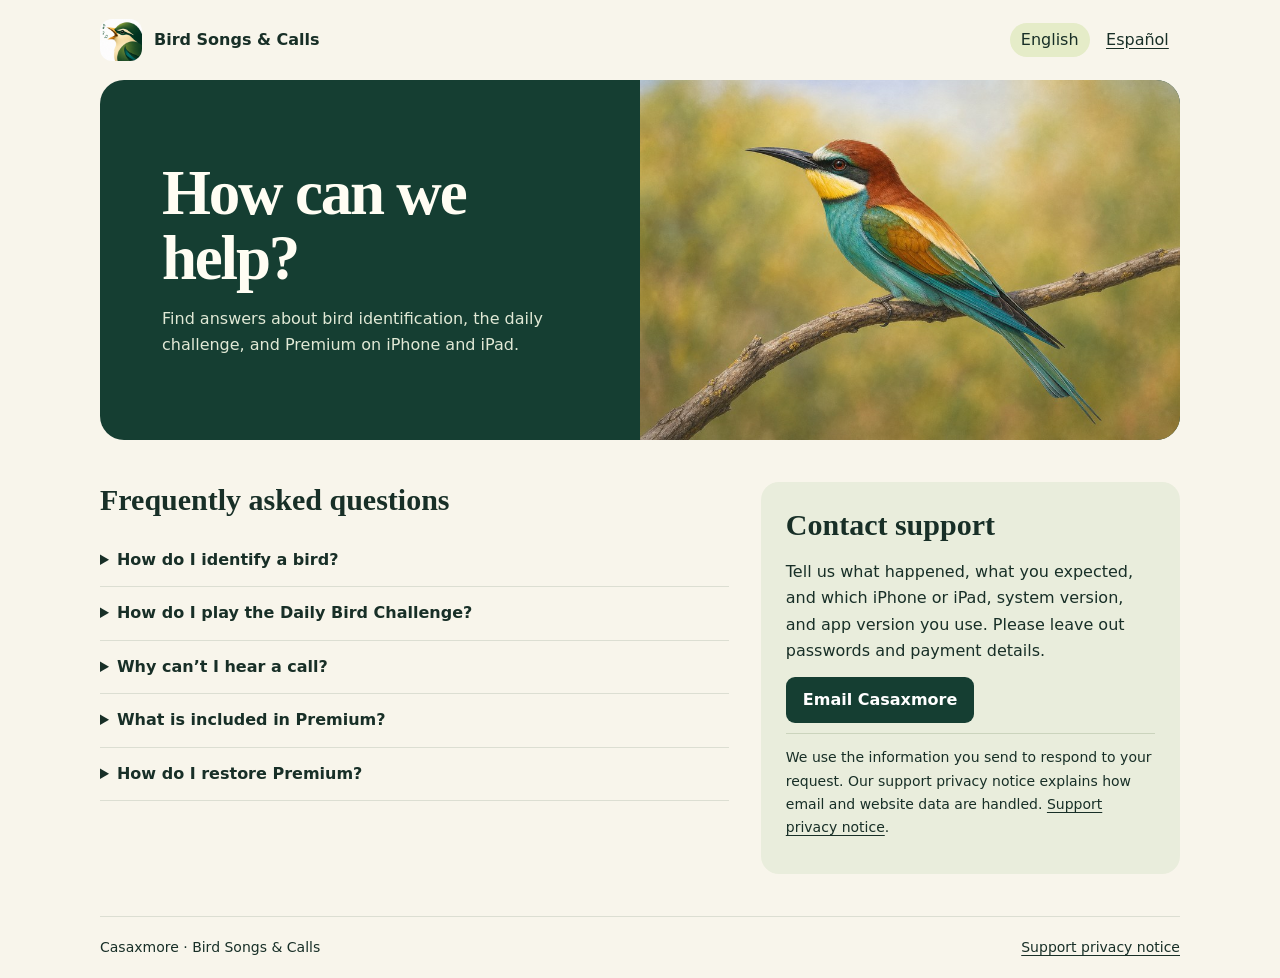
<file: index.html>
<!doctype html>
<html lang="en">
<meta charset="utf-8">
<meta name="viewport" content="width=device-width, initial-scale=1">
<meta name="description" content="Find answers about bird identification, the daily challenge, and Premium on iPhone and iPad.">
<title>Bird Songs &amp; Calls · Help &amp; contact</title>
<link rel="icon" href="icono.jpg">
<link rel="stylesheet" href="style.css">
<header class="wrap">
  <a class="brand" href="index.html"><img src="icono.jpg" width="42" height="42" alt="">Bird Songs &amp; Calls</a>
  <nav class="language" aria-label="Language"><a href="index.html" lang="en" aria-current="page">English</a> <a href="es.html" lang="es">Español</a></nav>
</header>
<main class="wrap">
  <section class="hero"><div><h1>How can we help?</h1><p>Find answers about bird identification, the daily challenge, and Premium on iPhone and iPad.</p></div><img src="abejaruco.jpg" alt=""></section>
  <div class="content">
    <section><h2>Frequently asked questions</h2><details><summary>How do I identify a bird?</summary><p>In Home, open Bird Identifier. Take a photo, choose one from your library, record a call, or import audio. Allow camera or microphone access in Settings if needed. Suggestions are generated on your device and may be incorrect. Compare them with the catalogue images and calls.</p></details><details><summary>How do I play the Daily Bird Challenge?</summary><p>Open Home, then Daily Bird Challenge. Listen to the call and choose one of the three birds. After answering you can replay the call, open the species profile, and see your total score. The challenge is free, and your results are saved on your device.</p></details><details><summary>Why can’t I hear a call?</summary><p>Turn up your device’s media volume and check whether audio is going to headphones or a Bluetooth speaker. Try the play button on an unlocked bird profile.</p></details><details><summary>What is included in Premium?</summary><p>Premium is a one-time purchase for the full catalogue, unlimited photo and sound identification, and an ad-free experience. The free version includes five birds and a daily challenge. Optional rewarded ads can unlock a selected bird for one hour or identification for 30 minutes.</p></details><details><summary>How do I restore Premium?</summary><p>Open Settings in the app and choose Restore purchases. Use the same Apple Account you used for the original purchase.</p></details></section>
    <section class="contact"><h2>Contact support</h2><p>Tell us what happened, what you expected, and which iPhone or iPad, system version, and app version you use. Please leave out passwords and payment details.</p>
      <a class="button" href="mailto:casaxmore@gmail.com?subject=Bird%20Songs%20%26%20Calls%20%E2%80%94%20Support">Email Casaxmore</a>
      <p class="notice">We use the information you send to respond to your request. Our support privacy notice explains how email and website data are handled. <a href="privacy.html?lang=en">Support privacy notice</a>.</p>
    </section>
  </div>
</main>
<footer class="wrap"><span>Casaxmore · Bird Songs &amp; Calls</span><a href="privacy.html?lang=en">Support privacy notice</a></footer>
</html>
</file>
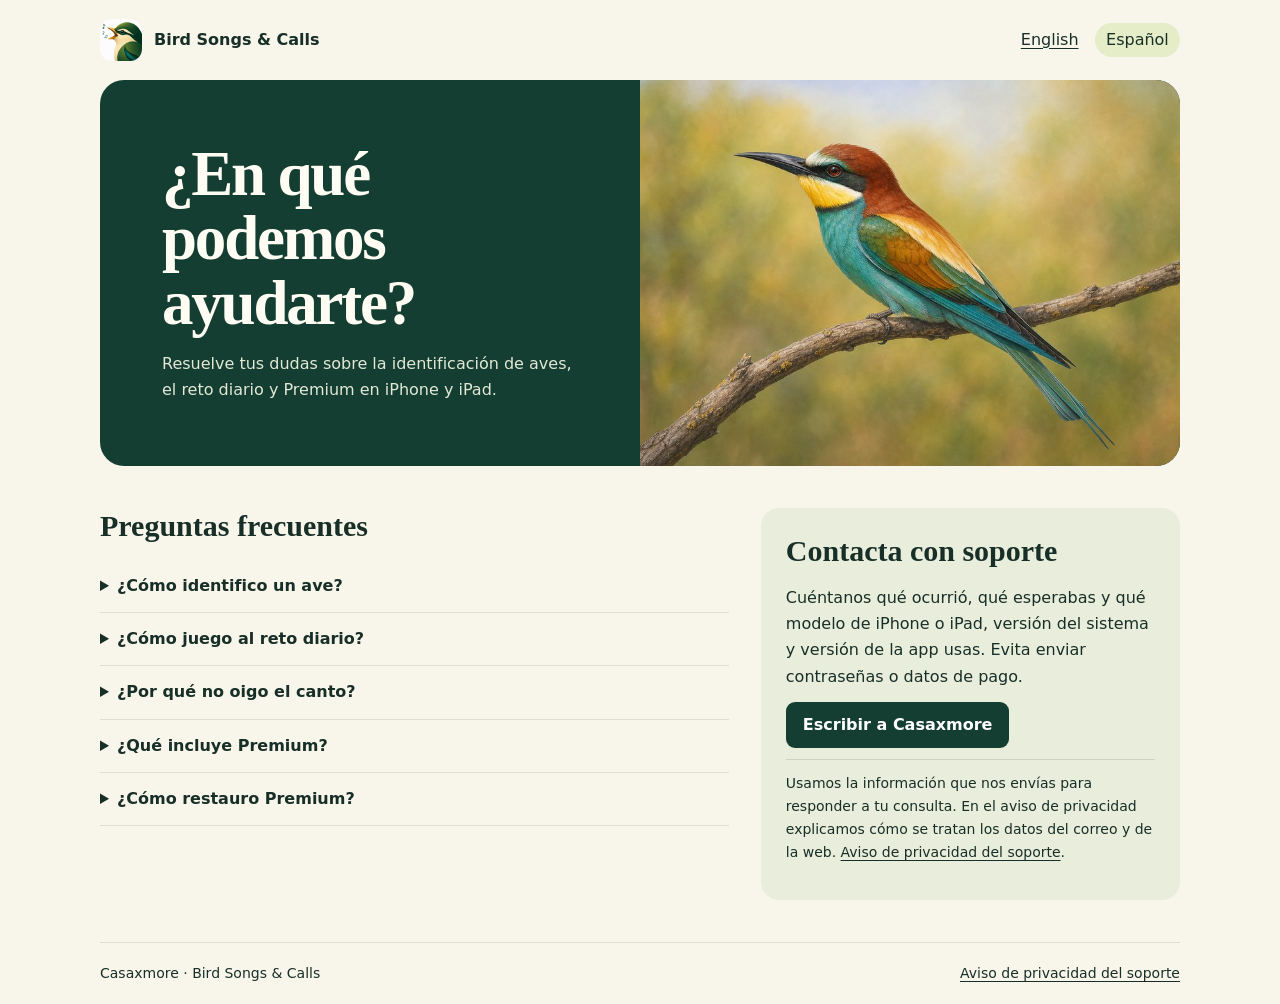
<file: es.html>
<!doctype html>
<html lang="es">
<meta charset="utf-8">
<meta name="viewport" content="width=device-width, initial-scale=1">
<meta name="description" content="Resuelve tus dudas sobre la identificación de aves, el reto diario y Premium en iPhone y iPad.">
<title>Bird Songs &amp; Calls · Ayuda y contacto</title>
<link rel="icon" href="icono.jpg">
<link rel="stylesheet" href="style.css">
<header class="wrap">
  <a class="brand" href="es.html"><img src="icono.jpg" width="42" height="42" alt="">Bird Songs &amp; Calls</a>
  <nav class="language" aria-label="Idioma"><a href="index.html" lang="en">English</a> <a href="es.html" lang="es" aria-current="page">Español</a></nav>
</header>
<main class="wrap">
  <section class="hero"><div><h1>¿En qué podemos ayudarte?</h1><p>Resuelve tus dudas sobre la identificación de aves, el reto diario y Premium en iPhone y iPad.</p></div><img src="abejaruco.jpg" alt=""></section>
  <div class="content">
    <section><h2>Preguntas frecuentes</h2><details><summary>¿Cómo identifico un ave?</summary><p>En Inicio, abre el Identificador de aves. Haz una foto, elige una de tu fototeca, graba un canto o importa audio. Si hace falta, activa la cámara o el micrófono en Ajustes. Las sugerencias se generan en el dispositivo y pueden ser incorrectas. Compáralas con las imágenes y los cantos del catálogo.</p></details><details><summary>¿Cómo juego al reto diario?</summary><p>En Inicio, abre Reto diario de aves. Escucha el canto y elige una de las tres aves. Después puedes repetir el canto, abrir la ficha y consultar tus aciertos acumulados. El reto es gratuito y tus resultados se guardan en el dispositivo.</p></details><details><summary>¿Por qué no oigo el canto?</summary><p>Sube el volumen multimedia y comprueba si el sonido está saliendo por unos auriculares o un altavoz Bluetooth. Prueba el botón de reproducción en la ficha de un ave desbloqueada.</p></details><details><summary>¿Qué incluye Premium?</summary><p>Premium es una compra única que incluye el catálogo completo, identificación por foto y sonido ilimitada y una experiencia sin anuncios. La versión gratuita incluye cinco aves y el reto diario. Los anuncios bonificados opcionales desbloquean un ave durante una hora o la identificación durante 30 minutos.</p></details><details><summary>¿Cómo restauro Premium?</summary><p>Abre Ajustes en la app y pulsa Restaurar compras. Usa la misma cuenta de Apple con la que hiciste la compra.</p></details></section>
    <section class="contact"><h2>Contacta con soporte</h2><p>Cuéntanos qué ocurrió, qué esperabas y qué modelo de iPhone o iPad, versión del sistema y versión de la app usas. Evita enviar contraseñas o datos de pago.</p>
      <a class="button" href="mailto:casaxmore@gmail.com?subject=Bird%20Songs%20%26%20Calls%20%E2%80%94%20Soporte">Escribir a Casaxmore</a>
      <p class="notice">Usamos la información que nos envías para responder a tu consulta. En el aviso de privacidad explicamos cómo se tratan los datos del correo y de la web. <a href="privacy.html?lang=es">Aviso de privacidad del soporte</a>.</p>
    </section>
  </div>
</main>
<footer class="wrap"><span>Casaxmore · Bird Songs &amp; Calls</span><a href="privacy.html?lang=es">Aviso de privacidad del soporte</a></footer>
</html>
</file>
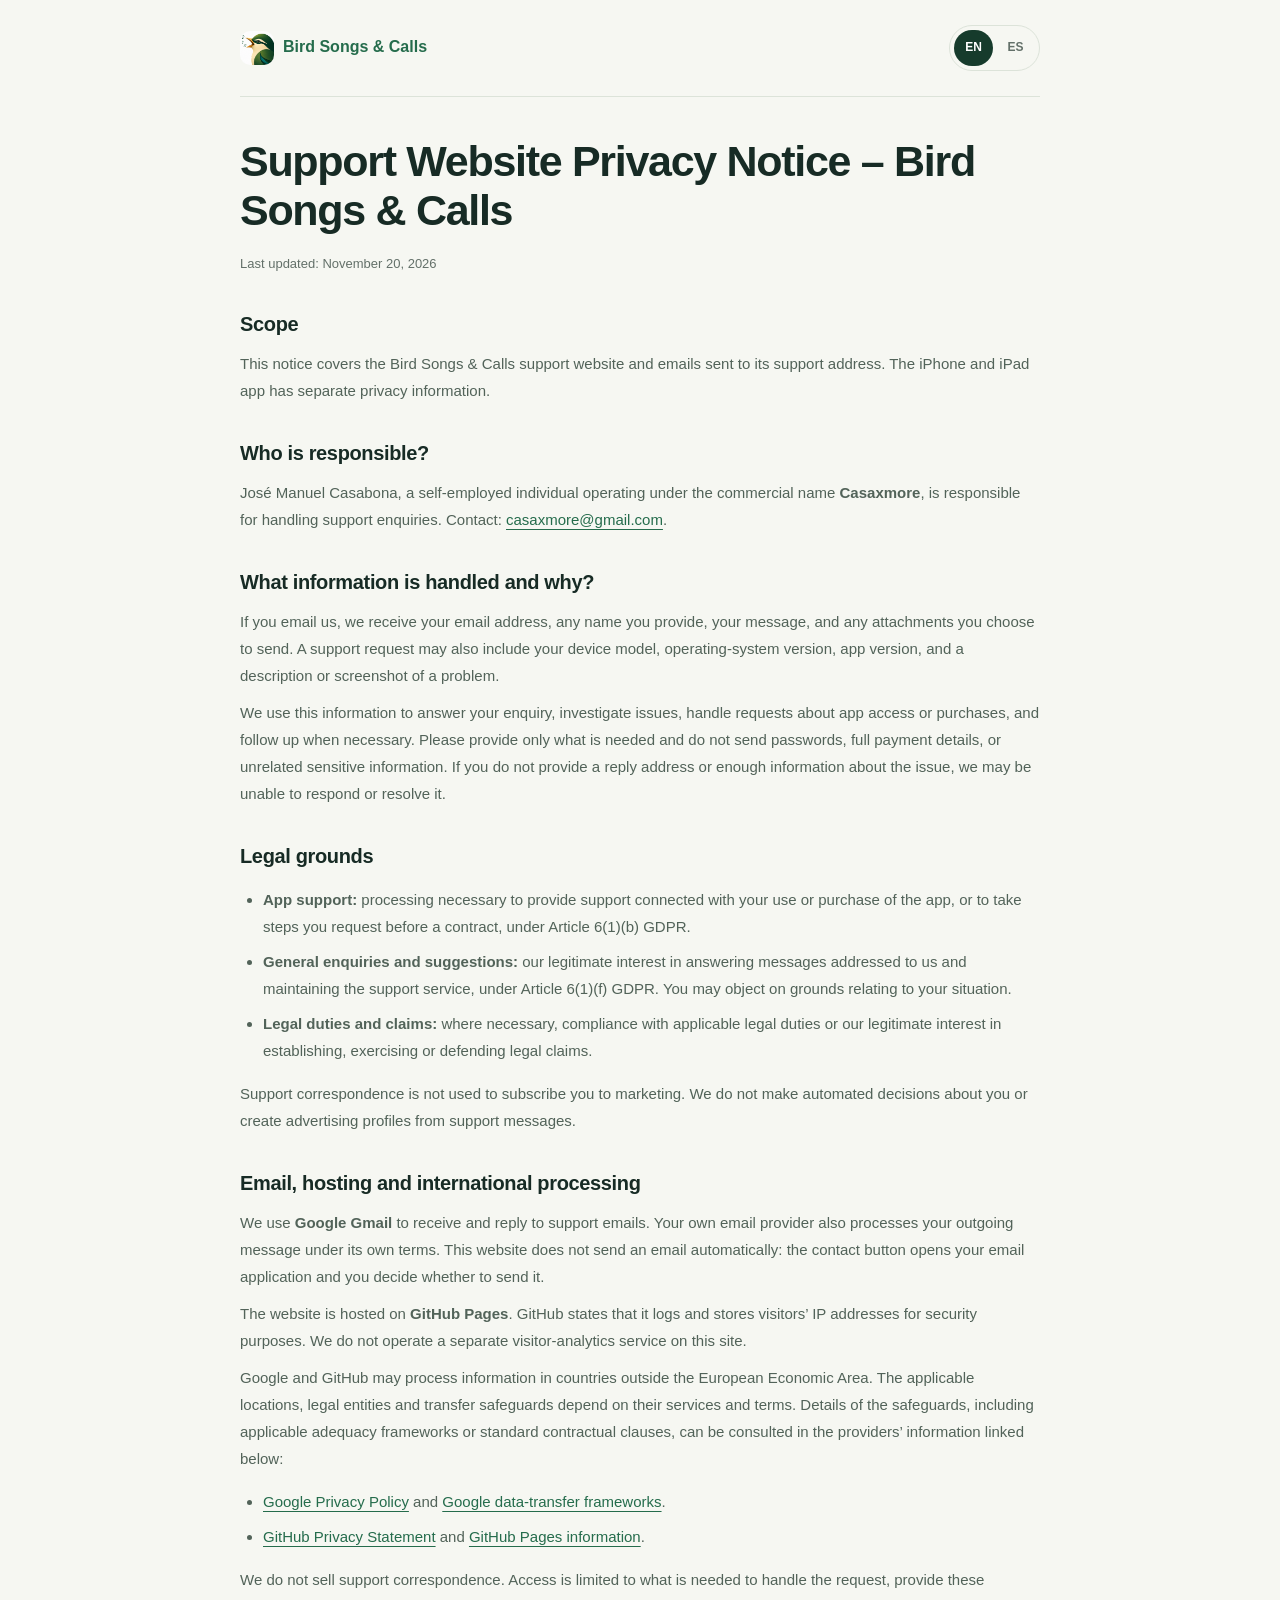
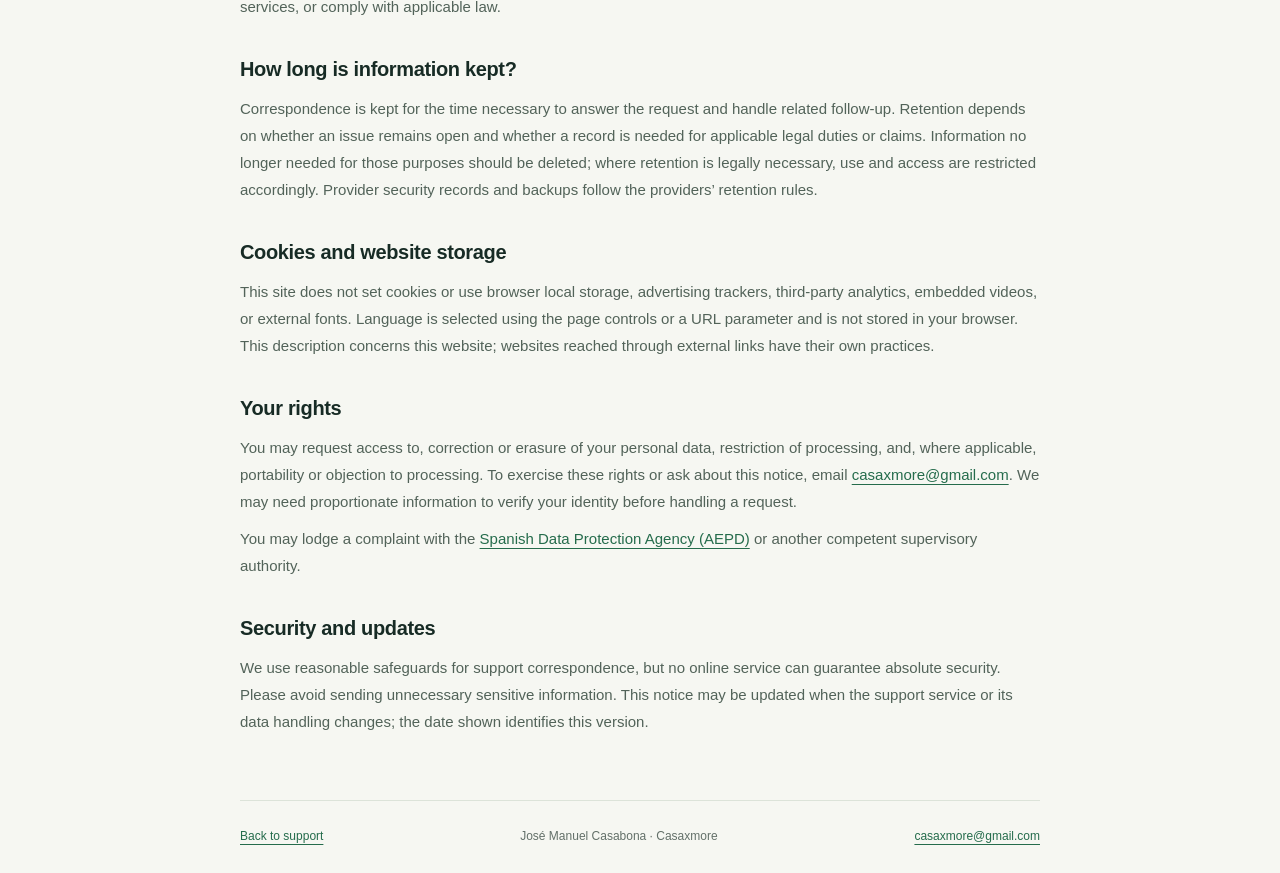
<file: privacy.html>
<!doctype html><html lang="en"><head><meta charset="utf-8"><meta name="viewport" content="width=device-width, initial-scale=1"><meta name="description" content="Privacy information for the Bird Songs &amp; Calls support website and support emails."><title>Bird Songs &amp; Calls · Support privacy</title><link rel="icon" href="icono.jpg" type="image/jpeg"><style>*{box-sizing:border-box}body{margin:0;background:#f6f7f2;color:#172b25;font-family:-apple-system,BlinkMacSystemFont,"Segoe UI",sans-serif;line-height:1.8}.wrap{max-width:850px;padding:0 25px;margin:auto}header,footer{display:flex;justify-content:space-between;gap:20px;align-items:center;padding:25px 0;border-bottom:1px solid #dce3d9}header a{font-weight:700;text-decoration:none}header img{width:34px;height:34px;border-radius:10px;vertical-align:middle;margin-right:9px}a{color:#256c4c;text-underline-offset:4px}a:focus-visible,button:focus-visible{outline:3px solid #589d64;outline-offset:5px}.languages{display:flex;gap:3px;border:1px solid #dce3d9;border-radius:24px;padding:4px}button{font:inherit;font-size:12px;font-weight:650;border:0;border-radius:24px;min-width:39px;min-height:36px;background:transparent;color:#637069;cursor:pointer}button[aria-pressed=true]{background:#163b2c;color:white}main{padding:40px 0 55px}h1{font-size:clamp(29px,4.2vw,43px);line-height:1.15;letter-spacing:-1.3px;margin:0 0 16px}h2{font-size:20px;letter-spacing:-.35px;line-height:1.4;margin:35px 0 12px}p,li{font-size:15px;color:#526359}p{margin:10px 0}li{margin:8px 0}.updated{font-size:13px;color:#637069;margin-bottom:34px}ul{padding-left:23px}footer{border-top:1px solid #dce3d9;border-bottom:0;font-size:12px;color:#637069;flex-wrap:wrap}article[hidden]{display:none}@media(max-width:500px){.wrap{padding:0 20px}header{align-items:flex-start}header a{font-size:14px}header img{width:29px;height:29px}main{padding-top:32px}p,li{font-size:14px}h2{font-size:19px}footer{align-items:flex-start;flex-direction:column;gap:8px}ul{padding-left:19px}}</style></head><body><div class="wrap"><header><a href="index.html" data-home-link><img src="icono.jpg" alt="">Bird Songs &amp; Calls</a><div class="languages" role="group" aria-label="Language"><button type="button" lang="en" data-language="en" aria-pressed="true">EN</button><button type="button" lang="es" data-language="es" aria-pressed="false">ES</button></div></header><main><article lang="en" id="notice-en"><h1>Support Website Privacy Notice – Bird Songs &amp; Calls</h1><p class="updated">Last updated: November 20, 2026</p><section><h2>Scope</h2><p>This notice covers the Bird Songs &amp; Calls support website and emails sent to its support address. The iPhone and iPad app has separate privacy information.</p></section><section><h2>Who is responsible?</h2><p>José Manuel Casabona, a self-employed individual operating under the commercial name <strong>Casaxmore</strong>, is responsible for handling support enquiries. Contact: <a href="mailto:casaxmore@gmail.com">casaxmore@gmail.com</a>.</p></section><section><h2>What information is handled and why?</h2><p>If you email us, we receive your email address, any name you provide, your message, and any attachments you choose to send. A support request may also include your device model, operating-system version, app version, and a description or screenshot of a problem.</p><p>We use this information to answer your enquiry, investigate issues, handle requests about app access or purchases, and follow up when necessary. Please provide only what is needed and do not send passwords, full payment details, or unrelated sensitive information. If you do not provide a reply address or enough information about the issue, we may be unable to respond or resolve it.</p></section><section><h2>Legal grounds</h2><ul><li><strong>App support:</strong> processing necessary to provide support connected with your use or purchase of the app, or to take steps you request before a contract, under Article 6(1)(b) GDPR.</li><li><strong>General enquiries and suggestions:</strong> our legitimate interest in answering messages addressed to us and maintaining the support service, under Article 6(1)(f) GDPR. You may object on grounds relating to your situation.</li><li><strong>Legal duties and claims:</strong> where necessary, compliance with applicable legal duties or our legitimate interest in establishing, exercising or defending legal claims.</li></ul><p>Support correspondence is not used to subscribe you to marketing. We do not make automated decisions about you or create advertising profiles from support messages.</p></section><section><h2>Email, hosting and international processing</h2><p>We use <strong>Google Gmail</strong> to receive and reply to support emails. Your own email provider also processes your outgoing message under its own terms. This website does not send an email automatically: the contact button opens your email application and you decide whether to send it.</p><p>The website is hosted on <strong>GitHub Pages</strong>. GitHub states that it logs and stores visitors’ IP addresses for security purposes. We do not operate a separate visitor-analytics service on this site.</p><p>Google and GitHub may process information in countries outside the European Economic Area. The applicable locations, legal entities and transfer safeguards depend on their services and terms. Details of the safeguards, including applicable adequacy frameworks or standard contractual clauses, can be consulted in the providers’ information linked below:</p><ul><li><a href="https://policies.google.com/privacy?hl=en">Google Privacy Policy</a> and <a href="https://policies.google.com/privacy/frameworks?hl=en">Google data-transfer frameworks</a>.</li><li><a href="https://docs.github.com/en/site-policy/privacy-policies/github-general-privacy-statement">GitHub Privacy Statement</a> and <a href="https://docs.github.com/en/pages/getting-started-with-github-pages/what-is-github-pages">GitHub Pages information</a>.</li></ul><p>We do not sell support correspondence. Access is limited to what is needed to handle the request, provide these services, or comply with applicable law.</p></section><section><h2>How long is information kept?</h2><p>Correspondence is kept for the time necessary to answer the request and handle related follow-up. Retention depends on whether an issue remains open and whether a record is needed for applicable legal duties or claims. Information no longer needed for those purposes should be deleted; where retention is legally necessary, use and access are restricted accordingly. Provider security records and backups follow the providers’ retention rules.</p></section><section><h2>Cookies and website storage</h2><p>This site does not set cookies or use browser local storage, advertising trackers, third-party analytics, embedded videos, or external fonts. Language is selected using the page controls or a URL parameter and is not stored in your browser. This description concerns this website; websites reached through external links have their own practices.</p></section><section><h2>Your rights</h2><p>You may request access to, correction or erasure of your personal data, restriction of processing, and, where applicable, portability or objection to processing. To exercise these rights or ask about this notice, email <a href="mailto:casaxmore@gmail.com">casaxmore@gmail.com</a>. We may need proportionate information to verify your identity before handling a request.</p><p>You may lodge a complaint with the <a href="https://www.aepd.es/">Spanish Data Protection Agency (AEPD)</a> or another competent supervisory authority.</p></section><section><h2>Security and updates</h2><p>We use reasonable safeguards for support correspondence, but no online service can guarantee absolute security. Please avoid sending unnecessary sensitive information. This notice may be updated when the support service or its data handling changes; the date shown identifies this version.</p></section></article><article lang="es" id="notice-es" hidden><h1>Aviso de privacidad de la web de soporte – Bird Songs &amp; Calls</h1><p class="updated">Última actualización: 20 de noviembre de 2026</p><section><h2>Ámbito</h2><p>Este aviso se aplica a la web de soporte de Bird Songs &amp; Calls y a los correos enviados a su dirección de soporte. La app de iPhone y iPad dispone de información de privacidad independiente.</p></section><section><h2>¿Quién es el responsable?</h2><p>José Manuel Casabona, profesional autónomo que opera bajo el nombre comercial <strong>Casaxmore</strong>, es el responsable del tratamiento de las consultas de soporte. Contacto: <a href="mailto:casaxmore@gmail.com">casaxmore@gmail.com</a>.</p></section><section><h2>¿Qué datos se tratan y para qué?</h2><p>Si nos escribes, recibimos tu dirección de correo, el nombre que facilites, tu mensaje y los archivos que decidas adjuntar. Una solicitud de soporte también puede incluir el modelo del dispositivo, la versión del sistema y de la app, y la descripción o captura de un problema.</p><p>Utilizamos esta información para contestar tu consulta, investigar incidencias, gestionar solicitudes relacionadas con el acceso o las compras de la app y realizar el seguimiento necesario. Facilita solo lo necesario y no envíes contraseñas, datos completos de pago ni información sensible ajena a la consulta. Sin una dirección de respuesta o información suficiente sobre el problema, es posible que no podamos responder o resolverlo.</p></section><section><h2>Bases jurídicas</h2><ul><li><strong>Soporte de la app:</strong> el tratamiento necesario para prestar asistencia relacionada con el uso o la compra de la app, o para atender medidas precontractuales que solicites, conforme al artículo 6.1.b del RGPD.</li><li><strong>Consultas generales y sugerencias:</strong> el interés legítimo en responder los mensajes que nos diriges y mantener el servicio de soporte, conforme al artículo 6.1.f del RGPD. Puedes oponerte por motivos relacionados con tu situación particular.</li><li><strong>Obligaciones y reclamaciones:</strong> cuando sea necesario, el cumplimiento de obligaciones legales aplicables o el interés legítimo en formular, ejercer o defender reclamaciones.</li></ul><p>Los correos de soporte no se utilizan para suscribirte a comunicaciones comerciales. No tomamos decisiones automatizadas sobre ti ni creamos perfiles publicitarios a partir de los mensajes de soporte.</p></section><section><h2>Correo, alojamiento y tratamiento internacional</h2><p>Utilizamos <strong>Google Gmail</strong> para recibir y responder los correos de soporte. Tu propio proveedor de correo también trata el mensaje que envías conforme a sus condiciones. Esta web no envía correos automáticamente: el botón de contacto abre tu aplicación de correo y tú decides si envías el mensaje.</p><p>La web está alojada en <strong>GitHub Pages</strong>. GitHub indica que registra y conserva las direcciones IP de los visitantes por motivos de seguridad. No utilizamos un servicio propio de analítica de visitas en esta web.</p><p>Google y GitHub pueden tratar información en países situados fuera del Espacio Económico Europeo. Las ubicaciones, entidades y garantías aplicables dependen de sus servicios y condiciones. Puedes consultar los detalles de las garantías, incluidos los marcos de adecuación o cláusulas contractuales tipo que resulten aplicables, en la información de los proveedores:</p><ul><li><a href="https://policies.google.com/privacy?hl=es">Política de privacidad de Google</a> y <a href="https://policies.google.com/privacy/frameworks?hl=es">marcos de transferencia de datos de Google</a>.</li><li><a href="https://docs.github.com/es/site-policy/privacy-policies/github-general-privacy-statement">Declaración de privacidad de GitHub</a> e <a href="https://docs.github.com/es/pages/getting-started-with-github-pages/what-is-github-pages">información sobre GitHub Pages</a>.</li></ul><p>No vendemos la correspondencia de soporte. El acceso se limita a lo necesario para atender la solicitud, prestar estos servicios o cumplir la legislación aplicable.</p></section><section><h2>¿Durante cuánto tiempo se conservan?</h2><p>La correspondencia se conserva durante el tiempo necesario para atender la solicitud y su seguimiento. El plazo depende de si una incidencia sigue abierta y de si es necesario conservar información para cumplir obligaciones legales o atender reclamaciones. La información que deje de ser necesaria para esos fines debe eliminarse; cuando sea legalmente necesario conservarla, se restringen su uso y acceso. Los registros de seguridad y copias de respaldo de los proveedores siguen sus propios criterios de conservación.</p></section><section><h2>Cookies y almacenamiento en la web</h2><p>Esta web no instala cookies ni utiliza almacenamiento local del navegador, rastreadores publicitarios, analítica de terceros, vídeos incrustados o fuentes externas. El idioma se selecciona mediante los controles de la página o un parámetro de la dirección y no se guarda en tu navegador. Esta descripción se refiere a esta web; las páginas externas enlazadas tienen sus propias prácticas.</p></section><section><h2>Tus derechos</h2><p>Puedes solicitar el acceso, la rectificación o supresión de tus datos, la limitación del tratamiento y, cuando proceda, la portabilidad u oposición. Para ejercer estos derechos o consultar este aviso, escribe a <a href="mailto:casaxmore@gmail.com">casaxmore@gmail.com</a>. Antes de atender una solicitud, podemos necesitar información proporcionada para verificar tu identidad.</p><p>Puedes presentar una reclamación ante la <a href="https://www.aepd.es/">Agencia Española de Protección de Datos (AEPD)</a> u otra autoridad de control competente.</p></section><section><h2>Seguridad y actualizaciones</h2><p>Aplicamos medidas razonables para proteger la correspondencia de soporte, aunque ningún servicio en línea puede garantizar una seguridad absoluta. Evita enviar información sensible que no sea necesaria. Este aviso puede actualizarse cuando cambie el servicio de soporte o su tratamiento de datos; la fecha indicada identifica esta versión.</p></section></article></main><footer><a href="index.html" data-home-link id="back-link">Back to support</a><span>José Manuel Casabona · Casaxmore</span><a href="mailto:casaxmore@gmail.com">casaxmore@gmail.com</a></footer></div><script>
function setLanguage(language){
 const locale=language==='es'?'es':'en';
 document.documentElement.lang=locale;
 document.title=locale==='es'?'Bird Songs &amp; Calls · Privacidad del soporte':'Bird Songs &amp; Calls · Support privacy';
 document.querySelectorAll('article').forEach(article=>{article.hidden=article.lang!==locale});
 document.querySelectorAll('[data-language]').forEach(button=>button.setAttribute('aria-pressed',String(button.dataset.language===locale)));
 document.querySelectorAll('[data-home-link]').forEach(link=>{link.href=locale==='es'?'es.html':'index.html'});
 document.getElementById('back-link').textContent=locale==='es'?'Volver a soporte':'Back to support';
 document.querySelector('.languages').setAttribute('aria-label',locale==='es'?'Idioma':'Language');
}
document.querySelectorAll('[data-language]').forEach(button=>button.addEventListener('click',()=>setLanguage(button.dataset.language)));
setLanguage(new URLSearchParams(location.search).get('lang')||'en');
</script></body></html>
</file>
<file: style.css>
:root{color-scheme:light;--ink:#182f27;--green:#153e32;--cream:#f8f5eb;--line:#dcded2;--lime:#e5ecc8}
*{box-sizing:border-box}body{margin:0;background:var(--cream);color:var(--ink);font:16px/1.65 system-ui,sans-serif}a{color:inherit;text-underline-offset:.2em}a:focus-visible,summary:focus-visible{outline:3px solid #627943;outline-offset:5px}.wrap{width:min(1080px,calc(100% - 40px));margin:auto}header,footer{display:flex;align-items:center;justify-content:space-between;gap:16px;flex-wrap:wrap;padding:19px 0}.brand{display:flex;align-items:center;gap:12px;font-weight:750;text-decoration:none}.brand img{border-radius:12px}.language a{display:inline-block;padding:.25rem .7rem;border-radius:30px}.language [aria-current]{background:var(--lime);text-decoration:none}.hero{display:grid;grid-template-columns:1fr 1fr;min-height:360px;background:var(--green);border-radius:24px;overflow:hidden;color:#fffdf3}.hero div{padding:clamp(26px,5vw,62px);align-self:center}.hero img{width:100%;height:100%;min-height:260px;object-fit:cover}.hero h1{font:700 clamp(36px,5vw,63px)/1.02 Georgia,serif;letter-spacing:-.035em;margin:0}.hero p{color:#e1e9d6;margin-bottom:0}.content{display:grid;grid-template-columns:1.5fr 1fr;gap:32px;padding:42px 0;align-items:start}h2{font:700 30px/1.2 Georgia,serif;margin:0 0 16px}details{border-bottom:1px solid var(--line);padding:13px 0}summary{font-weight:700;cursor:pointer}details p{margin:10px 0}.contact{background:#e9eddc;border-radius:18px;padding:25px}.contact p{margin:.75em 0}.button{display:inline-block;background:var(--green);color:white;padding:10px 17px;border-radius:9px;font-weight:700;text-decoration:none}.notice{font-size:.875rem;border-top:1px solid #cbd4bd;padding-top:12px}footer{border-top:1px solid var(--line);font-size:.875rem}@media(max-width:700px){.hero,.content{grid-template-columns:1fr}.hero img{height:230px;min-height:0}.content{gap:24px;padding:26px 0}}@media(prefers-reduced-motion:reduce){*{scroll-behavior:auto}}
</file>
